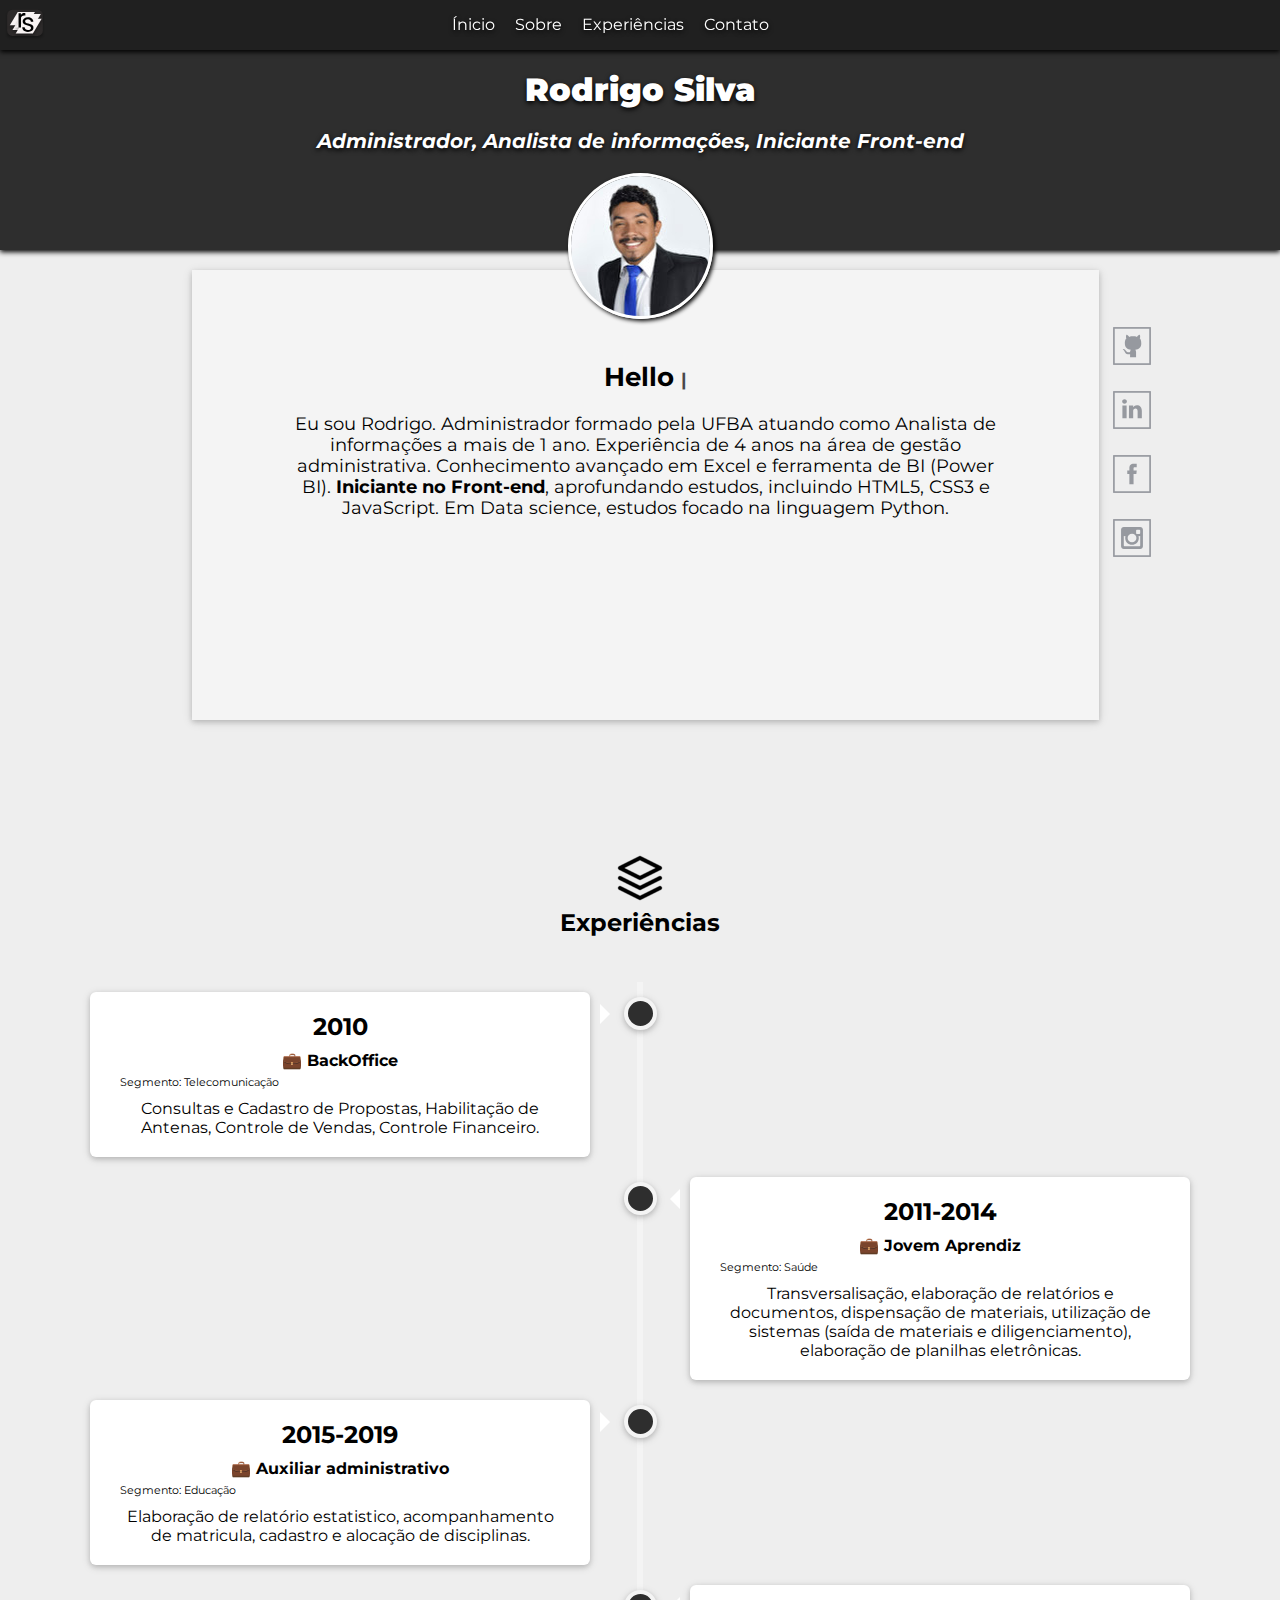
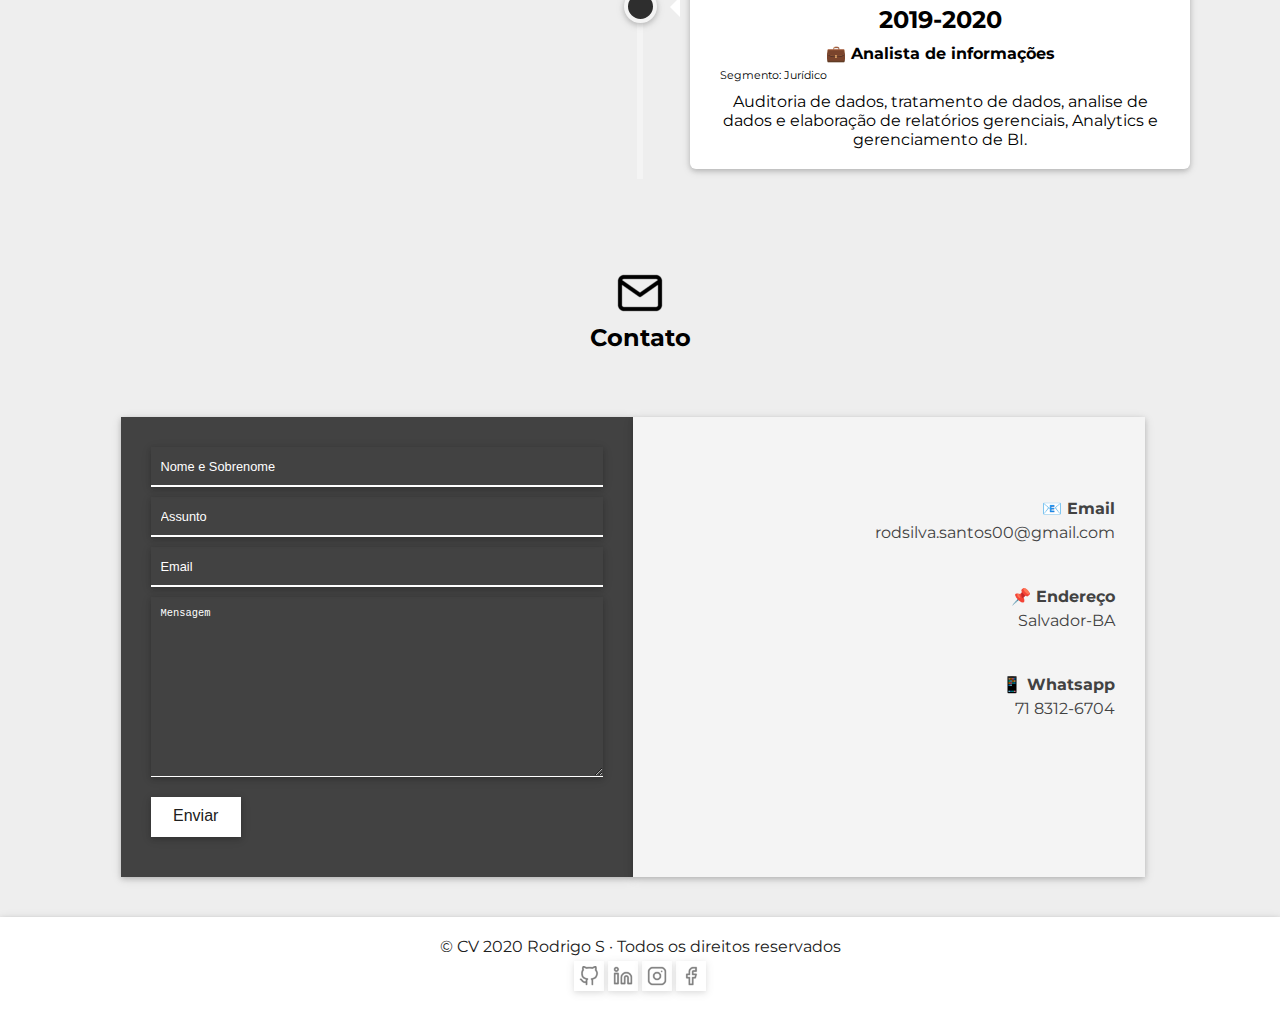
<file: index.html>
<!DOCTYPE html>
<html lang="pt-br">
<head>
    <meta charset="UTF-8">
    <meta name="viewport" content="width=device-width, initial-scale=1.0">
    <title>Rodrigo Silva</title>    
    <link rel="stylesheet" href="style.css">
    <link href="https://fonts.googleapis.com/css?family=Montserrat&display=swap" rel="stylesheet">
</head>
<body>
    <header class="header">
      <div class="principal-menu">       
        <input class="icon-menu" id="check" type="checkbox" :checked>          
        <label for="check" class="icon-menu">
          <img  src="icon-social/list_icon_128825.png" alt="menu">
        </label> 
        <div class="fundo-menu"></div>       
        <nav class="menu">
        <svg class="logo" width="40" height="40" viewBox="0 0 75 57" fill="none" xmlns="http://www.w3.org/2000/svg">
            <g filter="url(#filter0_d)">
            <rect class="fundo-logo" x="4" width="67" height="49" rx="10" fill="#2D2A2A"/>
            </g>
            <g filter="url(#filter1_d)">
            <rect width="32.2494" height="29.0946" transform="matrix(1 -0.000436929 -0.512339 0.858783 23.9063 4.01409)" fill="#F8F3F3"/>
            </g>
            <g filter="url(#filter2_d)">
            <rect width="32.2494" height="29.0946" transform="matrix(1 -0.000436929 -0.512339 0.858783 28.9063 13.0141)" fill="#F8F3F3"/>
            </g>
            <g filter="url(#filter3_d)">
            <rect width="32.2494" height="29.0946" transform="matrix(1 -0.000436929 -0.512339 0.858783 34.9063 8.01409)" fill="#F8F3F3"/>
            </g>
            <g filter="url(#filter4_d)">
            <path d="M36.479 17.0141L68.7284 17L52.2494 44.622L20 44.6361L36.479 17.0141Z" fill="#F8F3F3"/>
            </g>
            <path d="M38.1865 10.6367C37.5029 10.5228 36.7624 10.4658 35.9648 10.4658C33.0026 10.4658 30.9925 11.7272 29.9346 14.25V33H25.418V6.58398H29.8125L29.8857 9.63574C31.3669 7.27572 33.4665 6.0957 36.1846 6.0957C37.0635 6.0957 37.7308 6.20964 38.1865 6.4375V10.6367Z" fill="black"/>
            <path d="M48.7988 33.9932C48.7988 32.7725 48.335 31.8285 47.4072 31.1611C46.4958 30.4775 44.8926 29.8916 42.5977 29.4033C40.319 28.915 38.5042 28.3291 37.1533 27.6455C35.8187 26.9619 34.8258 26.1481 34.1748 25.2041C33.54 24.2601 33.2227 23.137 33.2227 21.835C33.2227 19.6702 34.1341 17.8392 35.957 16.3418C37.7962 14.8444 40.14 14.0957 42.9883 14.0957C45.9831 14.0957 48.4082 14.8688 50.2637 16.415C52.1354 17.9613 53.0713 19.9388 53.0713 22.3477H48.5303C48.5303 21.1107 48.0013 20.0446 46.9434 19.1494C45.9017 18.2542 44.5833 17.8066 42.9883 17.8066C41.3444 17.8066 40.0586 18.1647 39.1309 18.8809C38.2031 19.597 37.7393 20.5329 37.7393 21.6885C37.7393 22.779 38.1706 23.6009 39.0332 24.1543C39.8958 24.7077 41.4502 25.2367 43.6963 25.7412C45.9587 26.2458 47.7897 26.848 49.1895 27.5479C50.5892 28.2477 51.6227 29.0941 52.29 30.0869C52.9736 31.0635 53.3154 32.2598 53.3154 33.6758C53.3154 36.0358 52.3714 37.932 50.4834 39.3643C48.5954 40.7803 46.1458 41.4883 43.1348 41.4883C41.0189 41.4883 39.1471 41.1139 37.5195 40.3652C35.8919 39.6165 34.6143 38.5749 33.6865 37.2402C32.7751 35.8893 32.3193 34.4326 32.3193 32.8701H36.8359C36.9173 34.3838 37.5195 35.5882 38.6426 36.4834C39.7819 37.3623 41.2793 37.8018 43.1348 37.8018C44.8438 37.8018 46.2109 37.46 47.2363 36.7764C48.278 36.0765 48.7988 35.1488 48.7988 33.9932Z" fill="black"/>
            <defs>
            <filter id="filter0_d" x="0" y="0" width="75" height="57" filterUnits="userSpaceOnUse" color-interpolation-filters="sRGB">
            <feFlood flood-opacity="0" result="BackgroundImageFix"/>
            <feColorMatrix in="SourceAlpha" type="matrix" values="0 0 0 0 0 0 0 0 0 0 0 0 0 0 0 0 0 0 127 0"/>
            <feOffset dy="4"/>
            <feGaussianBlur stdDeviation="2"/>
            <feColorMatrix type="matrix" values="0 0 0 0 0 0 0 0 0 0 0 0 0 0 0 0 0 0 0.25 0"/>
            <feBlend mode="normal" in2="BackgroundImageFix" result="effect1_dropShadow"/>
            <feBlend mode="normal" in="SourceGraphic" in2="effect1_dropShadow" result="shape"/>
            </filter>
            <filter id="filter1_d" x="5.00001" y="4" width="55.1557" height="33" filterUnits="userSpaceOnUse" color-interpolation-filters="sRGB">
            <feFlood flood-opacity="0" result="BackgroundImageFix"/>
            <feColorMatrix in="SourceAlpha" type="matrix" values="0 0 0 0 0 0 0 0 0 0 0 0 0 0 0 0 0 0 127 0"/>
            <feOffset dy="4"/>
            <feGaussianBlur stdDeviation="2"/>
            <feColorMatrix type="matrix" values="0 0 0 0 0 0 0 0 0 0 0 0 0 0 0 0 0 0 0.25 0"/>
            <feBlend mode="normal" in2="BackgroundImageFix" result="effect1_dropShadow"/>
            <feBlend mode="normal" in="SourceGraphic" in2="effect1_dropShadow" result="shape"/>
            </filter>
            <filter id="filter2_d" x="10" y="13" width="55.1557" height="33" filterUnits="userSpaceOnUse" color-interpolation-filters="sRGB">
            <feFlood flood-opacity="0" result="BackgroundImageFix"/>
            <feColorMatrix in="SourceAlpha" type="matrix" values="0 0 0 0 0 0 0 0 0 0 0 0 0 0 0 0 0 0 127 0"/>
            <feOffset dy="4"/>
            <feGaussianBlur stdDeviation="2"/>
            <feColorMatrix type="matrix" values="0 0 0 0 0 0 0 0 0 0 0 0 0 0 0 0 0 0 0.25 0"/>
            <feBlend mode="normal" in2="BackgroundImageFix" result="effect1_dropShadow"/>
            <feBlend mode="normal" in="SourceGraphic" in2="effect1_dropShadow" result="shape"/>
            </filter>
            <filter id="filter3_d" x="16" y="8" width="55.1557" height="33" filterUnits="userSpaceOnUse" color-interpolation-filters="sRGB">
            <feFlood flood-opacity="0" result="BackgroundImageFix"/>
            <feColorMatrix in="SourceAlpha" type="matrix" values="0 0 0 0 0 0 0 0 0 0 0 0 0 0 0 0 0 0 127 0"/>
            <feOffset dy="4"/>
            <feGaussianBlur stdDeviation="2"/>
            <feColorMatrix type="matrix" values="0 0 0 0 0 0 0 0 0 0 0 0 0 0 0 0 0 0 0.25 0"/>
            <feBlend mode="normal" in2="BackgroundImageFix" result="effect1_dropShadow"/>
            <feBlend mode="normal" in="SourceGraphic" in2="effect1_dropShadow" result="shape"/>
            </filter>
            <filter id="filter4_d" x="16" y="17" width="56.7284" height="35.6361" filterUnits="userSpaceOnUse" color-interpolation-filters="sRGB">
            <feFlood flood-opacity="0" result="BackgroundImageFix"/>
            <feColorMatrix in="SourceAlpha" type="matrix" values="0 0 0 0 0 0 0 0 0 0 0 0 0 0 0 0 0 0 127 0"/>
            <feOffset dy="4"/>
            <feGaussianBlur stdDeviation="2"/>
            <feColorMatrix type="matrix" values="0 0 0 0 0 0 0 0 0 0 0 0 0 0 0 0 0 0 0.25 0"/>
            <feBlend mode="normal" in2="BackgroundImageFix" result="effect1_dropShadow"/>
            <feBlend mode="normal" in="SourceGraphic" in2="effect1_dropShadow" result="shape"/>
            </filter>
            </defs>
            </svg>            
            <ul>
              <li><a href="#">Ínicio</a></li>
              <li><a href="#sobre">Sobre</a></li>
              <li><a href="#experiencia">Experiências</a></li>
              <li><a href="#contato">Contato</a></li> 
            </ul>
        </nav>
        </div>
          <div class="apresentacao">
            <h1 class="site-titulo"><strong>Rodrigo Silva</strong></h1>
            <h2 class="site-subtitulo">Administrador, Analista de informações, Iniciante Front-end</h2>
            <img class="img-apresentacao"  src="imagem/Rodrigo.JPG" alt="Rodrigo Silva">  
        </div>
    </header>   
    <main>
        <section class="principal">
          <div class="principal-sobre"> 
              <div class="principal-texto">
                <h2 id="sobre" class="world">Hello world!🌎</h2>
                <p class="text-center">Eu sou Rodrigo. Administrador formado pela UFBA atuando como Analista de informações a mais de 1 ano. Experiência de 4 anos na área de gestão administrativa. Conhecimento avançado em Excel e ferramenta de BI (Power BI).<mark> Iniciante no Front-end</mark>, aprofundando estudos, incluindo HTML5, CSS3 e JavaScript. Em Data science, estudos focado na linguagem Python.</p>
              </div>
          </div>                       
          <div class="media-social">
              <ul>
                <li><a href="https://github.com/Rodsivla" target="_blank" ><img class="icon-social" src="icon-social/github_social_media_logo_icon-icons.com_76351.svg" alt="Github"></a></li>
                <li><a href="https://www.linkedin.com/in/rodrigo-silva-santos-00580498" target="_blank"><img class="icon-social" src="icon-social/linkedin_social_media_logo_icon-icons.com_76341.svg" alt="Linkedin"></a></li>
                <li><a href="https://www.facebook.com/rodrigo.jack.90/" target="_blank"><img class="icon-social" src="icon-social/facebook_social_media_logo_icon-icons.com_76337.svg" alt="Facebook"></a></li>
                <li><a href="https://www.instagram.com/rodjeck/" target="_blank"><img class="icon-social" src="icon-social/instagram_social_media_logo_icon-icons.com_76339.svg" alt="Instagran"></a></li>
              </ul> 
          </div>
        </section>
        <section class="time-line">
          <br>
            <h2  class="titulos" id="experiencia"><img class="portifolio" src="icon-social/icon-experiencia.png" alt="Experiência"><br>Experiências</h2>
            <div class="timeline">
                <div class="container left">
                  <div class="content">
                    <h2>2010</h2>
                    <p id="cargo">BackOffice</p>
                    <p id="segmento">Segmento: Telecomunicação</p>
                    <p>Consultas e Cadastro de Propostas, Habilitação de Antenas, Controle de
                      Vendas, Controle Financeiro.</p>
                  </div>
                </div>
                <div class="container right">
                  <div class="content">
                    <h2>2011-2014</h2>
                    <p id="cargo">Jovem Aprendiz</p>
                    <p id="segmento">Segmento: Saúde</p>
                    <p>Transversalisação, elaboração de relatórios e documentos,
                      dispensação de materiais, utilização de sistemas (saída de materiais e diligenciamento),
                      elaboração de planilhas eletrônicas.</p>
                  </div>
                </div>
                  <div class="container left">
                  <div class="content">
                    <h2>2015-2019</h2>
                    <p id="cargo">Auxiliar administrativo</p>
                    <p id="segmento">Segmento: Educação</p>
                    <p>Elaboração de relatório estatistico, acompanhamento de matricula, cadastro e alocação de disciplinas.</p>
                  </div>
                </div>
                  <div class="container right">
                  <div class="content">
                    <h2>2019-2020</h2>
                    <p id="cargo">Analista de informações</p>
                    <p id="segmento">Segmento: Jurídico</p>
                    <p>Auditoria de dados, tratamento de dados, analise de dados e elaboração de relatórios gerenciais, Analytics e gerenciamento de BI.</p>
                  </div>
              </div>
        </section>
        <section class="contato">
          <h2 id="contato" class="titulos" id="experiencia"><img class="portifolio" src="icon-social/mail_icon_128820.png" alt="Experiência"><br>Contato</h2>
          <div class="principal-contato">
            <div class="forms-contato">
              <form class="form" method="post" action="">
                <label for="nome" id="descricao-nome" >Nome e Sobrenome</label>
                <input id="nome" class="Nome" name="nome" placeholder="Nome e Sobrenome" required> 
                <label for="nome" id="descricao-nome" >Assunto</label>
                <input id="assunto" class="assunto" name="Assunto" placeholder="Assunto" required>
                <label for="nome" id="descricao-nome" >Email</label>
                <input id="email" type="email" placeholder="Email" required>
                <textarea placeholder="Mensagem" required></textarea>
                <input class="enviar" type="submit" value="Enviar">
              </form>
            </div>
            <div class="info-contato">
              <div class="info">
                <h4>📧 Email</h4>
                <p>rodsilva.santos00@gmail.com</p>
              </div>
              <div class="info">
                <h4>📌 Endereço</h4>
                <p>Salvador-BA</p>
              </div>
              <div class="info">
                <h4>📱 Whatsapp</h4>
                <p>71 8312-6704</p>
              </div>
            </div>
          </div>
        </section>
    </main> 
    <footer>
      <div class="footer">      
        <p class="text-center">© CV 2020 Rodrigo S · Todos os direitos reservados</p>
        <div class=".icon-social-footer">
          <a target="_blank" href="https://github.com/Rodsivla"><img class="github" src="icon-social/github_icon_128848.png"></a>
          <a target="_blank" href="https://www.linkedin.com/in/rodrigo-silva-santos-00580498"><img class="linkedin" src="icon-social/linkedin_icon_128826.png"></a>
          <a target="_blank" href="https://www.instagram.com/rodjeck/"><img class="instagram" src="icon-social/instagram_icon_128835.png"></a>
          <a target="_blank" href="https://www.facebook.com/rodrigo.jack.90/"><img class="facebook" src="icon-social/facebook_icon_128869.png"></a>
        </div>
      </div>
    </footer>
    <script src="app.js"></script>
</body>
</html>
</file>
<file: style.css>
/*Reset css*/
* {
  margin: 0;
  padding: 0;
  box-sizing: border-box;
}

ul li {
  list-style: none;
}

a {
  text-decoration: none; color: black;
}
/*css--Home*/
html{
  scroll-behavior: smooth;
}

body {
  background-size: 100vw;
  padding: auto;
  margin: auto;
  background: #eeeeee;
  font-family: 'Montserrat', sans-serif;
}

.header {
  display: grid;
  grid-template-rows: 0fr 1fr;
}

.linha-menu {
  color: whitesmoke;
}

.icon-menu {display: none;}

.menu {
  display: grid;
  grid-template-columns: 0.5fr 1fr;
    grid-template-rows: 0vh;
  height: 50px;
  position: fixed;
  width: 100vw;
  background-color: #202020;
  box-shadow: 0px 2px 5px black;
  text-align: center;
  text-decoration: none;
  text-shadow: 0px 2px 5px black;
  z-index:4;
}

.menu ul {
  margin: 15px;
  display: inline-flex;
}

.logo {
  margin: 5px;
  left: 0;
}

.world::after {
  font-size: 0.7em;
  content: '|';
  opacity: 0.7;
  animation: pisca 1s infinite;
}

@keyframes pisca {
  0% {
    opacity: 0.7;
  }
  50%{
    opacity: 0.1;
  }
}

.menu a:active {transition: all;}
.menu a {
  text-decoration: none;
  color: white;
  padding: 15px 10px;
  transition: font-size 1s, background-color 1s;
  font-size: 1em; 
  transition: all 1s;
  left: 0;
}

.menu a:hover { 
  background-color: white;  
  color: black;
  font-size: 1.1em;
  transition: all 1s;
}


.apresentacao {
  margin-top: 50px;
  background: #2E2E2E;
  box-shadow: 0px 2px 5px black;    
  height: 200px;
  text-align: center;
  z-index:1;
}

.apresentacao h1 {
  padding: 20px 0 0 0;
  margin: 0 auto;
  color: white;
  text-shadow: 0px 2px 5px black;
}

.apresentacao h2{
  color: white;
  padding: 20px 20px;
  font-size: 20px;
  text-shadow: 0px 2px 5px black;
}

.site-subtitulo,.site-titulo  {
  text-align: center;
}

.site-subtitulo {
  font-style: italic;
}

.img-apresentacao {
  text-align: center;
  border: 3px solid white;
  border-radius: 50%;
  box-shadow: 2px 2px 4px black;
}


main  h2 {text-align: center; }
.principal {
  display: grid;
  grid-template-columns: 1fr 0fr;
  grid-template-rows: 55vh;
  margin: 0 10vw;
}

mark{
  background-color: transparent;
  font-weight: bold;
  text-shadow: 0 2px 5px 0 #797575;
}

.principal-sobre {
  margin-left: 5vw;
  margin-left: 5vw;
}

.principal-texto:active{background-color: #494747; font-size: 1.1em; color: #eeeeee;}
.principal-texto {
  font-size: 1.1em;
  min-height: 50vh;  
  text-align: center;
  background-color: #f4f4f4;
  box-shadow: 0 2px 5px 0 rgba(0, 0, 0, .16), 0 2px 10px 0 rgba(0, 0, 0, .12);
  margin-top: 20px;
  padding: 0 10vh 10vh 10vh;
  transition: all 1.5s;
}

.principal-texto p {margin-top: 20px;}
.principal-texto h2 {padding-top: 10vh;}

.media-social {
  min-height: 50vh;
  text-align: center;  
  margin-top: 20px;
}


.media-social ul {
  padding-top: 4vh;
}

.icon-social {
  margin-left: 1vw;
  margin-top: 20px;
  opacity: 0.5;
  height: 40px;
  width: 40px;
  transition: all 1s;
}
.icon-social:hover {
  transform: rotateY(360deg);
  background-color: white ;
  opacity: 1;
  box-shadow: 0 2px 5px 0 rgba(0, 0, 0, .16), 0 2px 10px 0 rgba(0, 0, 0, .12);
}
/*CSS - -time-line*/

/* The actual timeline (the vertical ruler) */
.timeline {
  position: relative;
  max-width: 1200px;
  margin: 0 auto;
}

.titulos{padding: 10vh 5vw 5vh 5vw;}
.time-line p {text-align: center;}

/* The actual timeline (the vertical ruler) */
.timeline::after {
  content: '';
  position: absolute;
  width: 6px;
  background-color: #f4f4f4;
  top: 0;
  bottom: 0;
  left: 50%;
  margin-left: -3px;
}

#cargo::before {
  content: '💼 ';
}

#cargo {
  padding: 10px 10px 5px 10px;
  font-weight: bold;
  text-align: center ;
}
#segmento{
  padding-bottom: 10px;
  font-size: 0.7em;
  text-align: start;
}

/* Container around content */
.container {
  padding: 10px 50px;
  position: relative;
  background-color: inherit;
  width: 50%;
}

/* The circles on the timeline */
.container::after {
  content: '';
  position: absolute;
  width: 25px;
  height: 25px;
  right: -17px;
  background-color: #2e2e2e;
  border: 4px solid #f4f4f4;
  top: 15px;
  border-radius: 50%;
  z-index: 1;
  box-shadow: 0 2px 5px 0 rgba(0, 0, 0, .16), 0 2px 10px 0 rgba(0, 0, 0, .12);
}

/* Place the container to the left */
.left {
  left: 0;
}

/* Place the container to the right */
.right {
  left: 50%;
}

/* Add arrows to the left container (pointing right) */
.left::before {
  content: " ";
  height: 0;
  position: absolute;
  top: 22px;
  width: 0;
  z-index: 1;
  right: 30px;
  border: medium solid white;
  border-width: 10px 0 10px 10px;
  border-color: transparent transparent transparent white;
  
}

/* Add arrows to the right container (pointing left) */
.right::before {
  content: " ";
  height: 0;
  position: absolute;
  top: 22px;
  width: 0;
  z-index: 1;
  left: 30px;
  border: medium solid white;
  border-width: 10px 10px 10px 0;
  border-color: transparent white transparent transparent;
}

/* Fix the circle for containers on the right side */
.right::after {
  left: -16px;
}

/* The actual content */
.content {
  padding: 20px 30px;
  background-color: white;
  position: relative;
  border-radius: 6px;
  box-shadow: 0 2px 5px 0 rgba(0, 0, 0, .16), 0 2px 10px 0 rgba(0, 0, 0, .12);
  transition: all 0.5s;
}

.content:hover{background-color: #424242; color: #eeeeee;}

/* Media queries - Responsive timeline on screens less than 600px wide */
@media screen and (max-width: 600px) {
/* Place the timelime to the left */
  .timeline::after {
    left: 31px;
  }

/* Full-width containers */
  .container {
    width: 100%;
    padding-left: 70px;
    padding-right: 25px;
  }

/* Make sure that all arrows are pointing leftwards */
  .container::before {
    left: 60px;
    border: medium solid white;
    border-width: 10px 10px 10px 0;
    border-color: transparent white transparent transparent;
  }

/* Make sure all circles are at the same spot */
  .left::after, .right::after {
    left: 15px;
  }

/* Make all right containers behave like the left ones */
  .right {
    left: 0%;
  }
}

/* css--contato */

.principal-contato {
  display: flex;
  justify-content: center;
}

.form {
  display: grid;
  font-size: 1em;
  color: #eeeeee;
  background-color: #424242;
  width: 40vw;
  margin: 10px;
  margin: 20px 0px 40px 5px;
  padding: 30px;
  box-shadow: 0 2px 5px 0 rgba(0, 0, 0, .16), 0 2px 10px 0 rgba(0, 0, 0, .12);   
}

form input, form textarea{
  color: #eeeeee;
  background-color: transparent;
  font-size: 1em;
  border-bottom-style: solid;
  border-bottom-color: white;
  border-top: none;
  border-left: none;
  border-right: none;
  opacity: 1;
  margin-bottom: 10px;
  padding: 10px;
  box-shadow: 0 2px 5px 0 rgba(0, 0, 0, .16), 0 2px 10px 0 rgba(0, 0, 0, .12); 
}

label {display: none;}

.form input {max-width: 100vw;}
.form textarea {
  max-width: 100vw;
  height: 20vh;
}

::placeholder:hover {padding: 10px;}
::placeholder {
  font-size: 0.8em;
  color: white;
}

.enviar:hover {
  border-bottom-style: solid;
  border-bottom-color: white;
  cursor: pointer;
  color: #f4f4f4;
  font-size: 1.1em;
  background-color: #424242;
  box-shadow: 0 2px 5px 0 rgba(0, 0, 0, .16), 0 2px 10px 0 rgba(0, 0, 0, .12); 
}
.enviar {
  color: #202020;
  background-color: white;
  margin-top: 10px;
  width: 20%;
  transition: all 1s;
}


.info-contato {
  line-height: 1.5;
  display: inline-block;
  vertical-align: middle;
  text-align: end;
  font-size: 1em;
  color: #424242;
  background-color: #f4f4f4;
  width: 40vw;
  margin: 20px 20px 40px 0px;
  padding: 40px 30px;
  box-shadow: 0 2px 5px 0 rgba(0, 0, 0, .16), 0 2px 10px 0 rgba(0, 0, 0, .12); 
}

.info {
  text-align: end;
  margin-top: 40px;
}

/* css--footer */

footer{ background-color: white;}
.footer{
  font-size: 1em;
  color: #202020;
  text-align: center;  
  padding: 20px;
  box-shadow: 0 2px 5px 0 rgba(0, 0, 0, .16), 0 2px 10px 0 rgba(0, 0, 0, .12); 
}

.footer img:hover{
  border-radius: 50%;
  box-shadow: 0 2px 5px 0 rgba(0, 0, 0, .16), 0 2px 10px 0 rgba(0, 0, 0, .12);
}

.footer img {
  border-radius: 0%;
  box-shadow: 0 2px 5px 0 rgba(0, 0, 0, .16), 0 2px 10px 0 rgba(0, 0, 0, .12);
  width: 30px;
  height: 30px;
  opacity: 0.5;
  margin-top: 5px;
  padding: 5px;
  transition: all 1s;
}

/*CSS--Responsive-principal*/
@media screen and (max-width: 1024px) {
  
  nav {font-size: 0.8em;}
  .principal {
      display: inline-block;
      text-align: center;
  }
  .principal-sobre {
      width: 80vw;
      margin: 0 auto;
  }

  .principal-texto {
      min-height: 30vh; 
      padding: 0vh 5vh 5vh 5vh;
  }
  .principal-texto h2 {padding-top: 12vh;}
  .principal-texto p {
      font-size: 1em;
  }
    
  .media-social ul, .media-social {
      display: inline-flex;
      margin-top: 0;
      padding-top: 0;
      min-height: 10vh;
  }

  .icon-social {
      margin-left: 5vw;
      opacity: 0.5;
      height: 40px;
      width: 40px;
  }

  .principal-contato {
    display: block;
    text-align: center;
    width: 100%;
    font-size: 1em;
  }

  .form, .info-contato {
    margin: auto;
    width: 80%;
  }
  .form textarea {max-width: 70vw;}

  .info-contato {
    margin-bottom: 50px;
  }
  

}

@media screen and (max-width: 435px) {
  .principal-texto h2 {
      margin-top: 20px;
  }

  .menu ul, .menu hr {
    display: flex;
    flex-direction: column;
    justify-content: start;  

  }

  .icon-menu img:hover {background-color: white;}  
  .icon-menu img {background-color: #f4f4f4;margin: 10px;}
  
  .icon-menu {
    cursor: pointer;
    position: absolute;
    height: 50px;
    position: fixed;
    width: 100vw;
    background-color: #202020;
    box-shadow: 0px 2px 5px black;
    text-decoration: none;
    text-shadow: 0px 2px 5px black;
    z-index:4;
  }

  .fundo-menu {
    position: fixed;
    background: transparent;
    width: 100vw;
    height: 100vh;
    transition: all 1S;
    z-index: -1;
  }
  #check:checked ~.fundo-menu {
    transition: all 1S; 
    background: rgba(0, 0, 0, 0.623); 
    z-index: 3;  
  }

  .menu, .icon-menu {
    position: fixed;
    display: inline;
    z-index: 5;
  }
  .menu hr{display: none;}
  .menu li{
    text-align: left;
    padding: 10px 0 10px 0;
  }
  
  input[type="checkbox"] {
    display: none;
  }

  .icon-menu img {
    width: 30px;
    height: 30px;
    padding: 5px;
  }

  input[type="checkbox"]:checked ~ .menu {
    position: fixed;
    transform: translateX(100%);
    transition: all 1S;    
  }

   .menu {
    position: fixed;
    background: linear-gradient(to right,rgba(255, 255, 255) 50vw, transparent 0vw);
    font-size: 1em;
    margin: 40px 0px 10px;
    width: 100vw;
    height: 100vh;
    left: -100%;
    box-shadow: none;
    transition: all 1S;
  }

  .menu a {
    font-size: 1em;
    color: black;
    
  }
  .menu a:hover { 
    background-color: transparent;  
    color: black;
    font-size: 1.1em;
    transition: all 1s;
  }

  .logo {margin-right: 5%;}
  .fundo-logo {fill: none;}

    .enviar {
    color: #202020;
    background-color: white;
    margin-top: 10px;
    width: 30%;
    transition: all 1s;
  }
}
</file>
